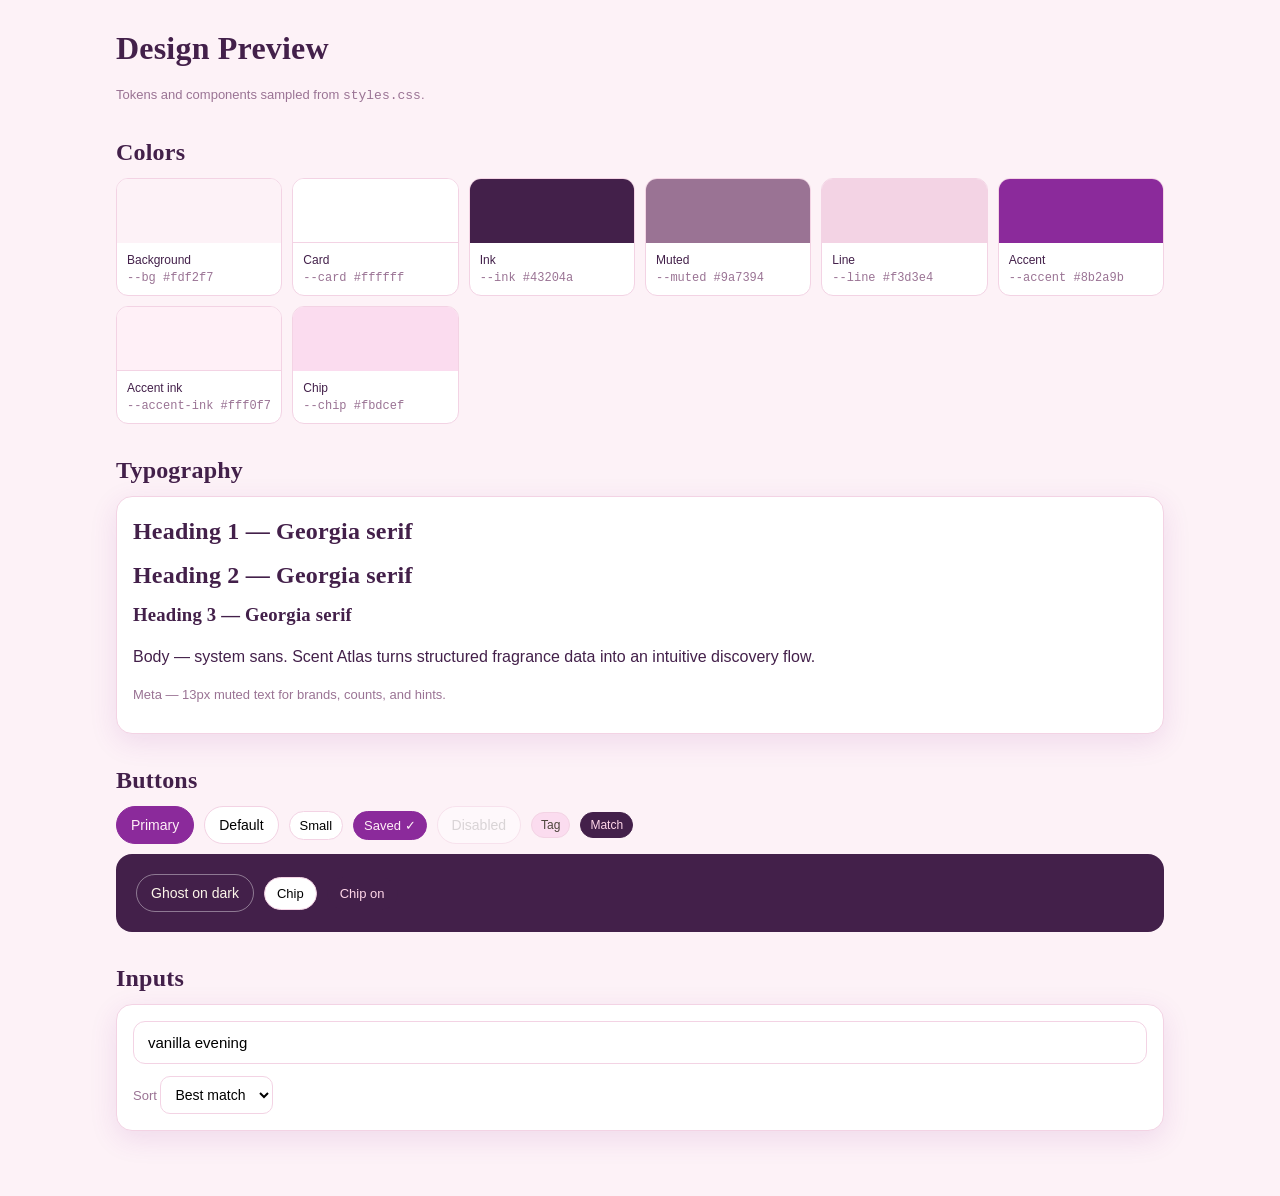
<file: design.html>
<!DOCTYPE html>
<html lang="en">
<head>
<meta charset="UTF-8" />
<meta name="viewport" content="width=device-width, initial-scale=1.0" />
<title>Scent Atlas — Design Preview</title>
<link rel="stylesheet" href="styles.css" />
<style>
  .swatches { display: grid; grid-template-columns: repeat(auto-fill, minmax(150px, 1fr)); gap: 10px; }
  .swatch { border: 1px solid var(--line); border-radius: 12px; overflow: hidden; background: #fff; }
  .swatch-color { height: 64px; }
  .swatch-body { padding: 8px 10px; font-size: 12px; }
  .swatch-body code { display: block; color: var(--muted); }
  .demo-row { display: flex; gap: 10px; flex-wrap: wrap; align-items: center; }
  .dark-box { background: #43204a; border-radius: 16px; padding: 20px; }
</style>
</head>
<body>
<main class="container" style="padding: 24px 16px 48px;">
  <h1>Design Preview</h1>
  <p class="meta">Tokens and components sampled from <code>styles.css</code>.</p>

  <section class="section">
    <h2>Colors</h2>
    <div class="swatches">
      <div class="swatch"><div class="swatch-color" style="background:#fdf2f7"></div><div class="swatch-body">Background<code>--bg #fdf2f7</code></div></div>
      <div class="swatch"><div class="swatch-color" style="background:#ffffff;border-bottom:1px solid var(--line)"></div><div class="swatch-body">Card<code>--card #ffffff</code></div></div>
      <div class="swatch"><div class="swatch-color" style="background:#43204a"></div><div class="swatch-body">Ink<code>--ink #43204a</code></div></div>
      <div class="swatch"><div class="swatch-color" style="background:#9a7394"></div><div class="swatch-body">Muted<code>--muted #9a7394</code></div></div>
      <div class="swatch"><div class="swatch-color" style="background:#f3d3e4"></div><div class="swatch-body">Line<code>--line #f3d3e4</code></div></div>
      <div class="swatch"><div class="swatch-color" style="background:#8b2a9b"></div><div class="swatch-body">Accent<code>--accent #8b2a9b</code></div></div>
      <div class="swatch"><div class="swatch-color" style="background:#fff0f7;border-bottom:1px solid var(--line)"></div><div class="swatch-body">Accent ink<code>--accent-ink #fff0f7</code></div></div>
      <div class="swatch"><div class="swatch-color" style="background:#fbdcef"></div><div class="swatch-body">Chip<code>--chip #fbdcef</code></div></div>
    </div>
  </section>

  <section class="section">
    <h2>Typography</h2>
    <div class="panel">
      <h1>Heading 1 — Georgia serif</h1>
      <h2>Heading 2 — Georgia serif</h2>
      <h3>Heading 3 — Georgia serif</h3>
      <p>Body — system sans. Scent Atlas turns structured fragrance data into an intuitive discovery flow.</p>
      <p class="meta">Meta — 13px muted text for brands, counts, and hints.</p>
    </div>
  </section>

  <section class="section">
    <h2>Buttons</h2>
    <div class="demo-row">
      <button class="btn primary">Primary</button>
      <button class="btn">Default</button>
      <button class="btn small">Small</button>
      <button class="btn small primary">Saved ✓</button>
      <button class="btn" disabled>Disabled</button>
      <span class="tag">Tag</span>
      <span class="tag match">Match</span>
    </div>
    <div class="dark-box" style="margin-top:10px;">
      <div class="demo-row">
        <button class="btn ghost">Ghost on dark</button>
        <button class="chip">Chip</button>
        <button class="chip on">Chip on</button>
      </div>
    </div>
  </section>

  <section class="section">
    <h2>Inputs</h2>
    <div class="panel">
      <input class="search-input" placeholder="Search name, brand, note, mood… e.g. vanilla evening" value="vanilla evening" />
      <div class="toolbar">
        <label class="meta">Sort
          <select>
            <option>Best match</option>
            <option>Newest</option>
            <option>Name A–Z</option>
          </select>
        </label>
      </div>
    </div>
  </section>
</main>
</body>
</html>
</file>
<file: styles.css>
:root {
  --bg: #fdf2f7;
  --card: #ffffff;
  --ink: #43204a;
  --muted: #9a7394;
  --line: #f3d3e4;
  --accent: #8b2a9b;
  --accent-ink: #fff0f7;
  --chip: #fbdcef;
  --shadow: 0 8px 28px rgba(139, 42, 155, 0.12);
  --radius: 16px;
}
* { box-sizing: border-box; }
body {
  margin: 0;
  background: var(--bg);
  color: var(--ink);
  font-family: -apple-system, BlinkMacSystemFont, "Segoe UI", Inter, Roboto, Helvetica, Arial, sans-serif;
  line-height: 1.5;
}
h1, h2, h3, .serif {
  font-family: Georgia, "Times New Roman", serif;
  letter-spacing: 0.2px;
  margin: 0 0 0.5rem;
}
a { color: inherit; }
.container { max-width: 1080px; margin: 0 auto; padding: 0 16px; }

.topbar {
  position: sticky; top: 0; z-index: 20;
  background: rgba(253, 242, 247, 0.92);
  backdrop-filter: blur(8px);
  border-bottom: 1px solid var(--line);
}
.topbar-inner {
  max-width: 1080px; margin: 0 auto; padding: 12px 16px;
  display: flex; align-items: center; justify-content: space-between; gap: 12px;
}
.brand { display: flex; align-items: center; gap: 10px; text-decoration: none; }
.brand-mark {
  width: 36px; height: 36px; border-radius: 12px;
  display: grid; place-items: center;
  background: #43204a; color: #ffd6e9; font-weight: 700;
  font-family: Georgia, serif;
}
.brand-text { font-family: Georgia, serif; font-size: 20px; }
.nav { display: flex; gap: 6px; flex-wrap: wrap; }
.nav a {
  text-decoration: none; padding: 8px 12px; border-radius: 999px;
  border: 1px solid transparent; font-size: 14px;
}
.nav a.active, .nav a:hover { background: var(--chip); border-color: var(--line); }
.pill {
  display: inline-block; min-width: 20px; text-align: center;
  background: var(--accent); color: var(--accent-ink);
  border-radius: 999px; font-size: 12px; padding: 0 6px; margin-left: 4px;
}

#view { padding: 24px 16px 48px; min-height: 70vh; }
.hero {
  background: linear-gradient(135deg, #3d123f, #8b2a9b 60%, #f06fae);
  color: #fff0f7; border-radius: 20px; padding: 32px 24px;
  box-shadow: var(--shadow);
}
.hero p { color: #f6cfe3; max-width: 640px; }
.hero-actions { display: flex; gap: 10px; flex-wrap: wrap; margin-top: 14px; }
.btn {
  appearance: none; border: 1px solid var(--line); background: var(--card);
  padding: 10px 14px; border-radius: 999px; cursor: pointer; font-size: 14px;
}
.btn.primary { background: var(--accent); border-color: var(--accent); color: var(--accent-ink); }
.btn.ghost { background: transparent; color: #fdf6ea; border-color: rgba(255,255,255,0.4); }
.btn.small { padding: 6px 10px; font-size: 13px; }
.btn:disabled { opacity: 0.5; cursor: not-allowed; }
.search-input {
  width: 100%; padding: 12px 14px; border-radius: 12px;
  border: 1px solid var(--line); font-size: 15px; background: #fff;
}
.section { margin-top: 28px; }
.section-head { display: flex; align-items: baseline; justify-content: space-between; gap: 12px; margin-bottom: 12px; }
.section-head a { font-size: 13px; color: var(--accent); }
.grid { display: grid; grid-template-columns: repeat(auto-fill, minmax(230px, 1fr)); gap: 14px; }
.card {
  background: var(--card); border: 1px solid var(--line); border-radius: var(--radius);
  overflow: hidden; box-shadow: var(--shadow); display: flex; flex-direction: column;
}
.card-body { padding: 12px 14px 14px; display: flex; flex-direction: column; gap: 8px; flex: 1; }
.card h3 { font-size: 17px; margin: 0; }
.card h3 a { text-decoration: none; }
.card h3 a:hover { text-decoration: underline; }
.meta { color: var(--muted); font-size: 13px; }
.art {
  height: 130px; display: grid; place-items: center; color: #fff;
  font-family: Georgia, serif; font-size: 34px; letter-spacing: 1px;
}
.tags { display: flex; flex-wrap: wrap; gap: 6px; }
.tag {
  font-size: 12px; background: var(--chip); border: 1px solid var(--line);
  padding: 3px 9px; border-radius: 999px; color: #4d443b;
}
.tag.match { background: #43204a; color: #ffd6e9; border-color: #43204a; }
.card-actions { display: flex; gap: 8px; margin-top: auto; flex-wrap: wrap; }
.match-reason { font-size: 12px; color: var(--accent); }

.chips { display: flex; flex-wrap: wrap; gap: 8px; }
.chip {
  border: 1px solid var(--line); background: #fff; border-radius: 999px;
  padding: 8px 12px; font-size: 13px; cursor: pointer;
}
.chip.on { background: #43204a; color: #ffd6e9; border-color: #43204a; }

.filters { display: grid; grid-template-columns: repeat(auto-fit, minmax(180px, 1fr)); gap: 12px; margin-top: 12px; }
.filter-group { background: #fff; border: 1px solid var(--line); border-radius: 12px; padding: 10px; }
.filter-group h4 { margin: 0 0 8px; font-size: 13px; text-transform: uppercase; letter-spacing: 0.06em; color: var(--muted); }
.toolbar { display: flex; gap: 10px; align-items: center; flex-wrap: wrap; margin-top: 12px; }
select, .select {
  padding: 9px 10px; border-radius: 10px; border: 1px solid var(--line); background: #fff; font-size: 14px;
}

.profile { display: grid; grid-template-columns: 300px 1fr; gap: 18px; }
.profile-art { border-radius: 18px; min-height: 320px; display: grid; place-items: center; color: #fff; font-size: 64px; font-family: Georgia, serif; }
.panel { background: var(--card); border: 1px solid var(--line); border-radius: var(--radius); padding: 16px; box-shadow: var(--shadow); }
.panel + .panel { margin-top: 14px; }
.notes-pyramid { display: grid; gap: 8px; }
.note-row { display: flex; gap: 8px; align-items: baseline; flex-wrap: wrap; }
.note-label { width: 90px; flex: none; font-size: 12px; text-transform: uppercase; letter-spacing: 0.06em; color: var(--muted); }

table.compare { width: 100%; border-collapse: collapse; background: #fff; border-radius: 12px; overflow: hidden; }
table.compare th, table.compare td { border: 1px solid var(--line); padding: 10px; text-align: left; font-size: 14px; vertical-align: top; }
table.compare th { background: #fbe3f0; }
.shared { background: #f5e3f7; }

.tiles { display: grid; grid-template-columns: repeat(auto-fill, minmax(160px, 1fr)); gap: 10px; }
.tile { background: #fff; border: 1px solid var(--line); border-radius: 14px; padding: 14px; cursor: pointer; text-align: left; }
.tile:hover { border-color: var(--accent); }
.tile strong { display: block; font-family: Georgia, serif; }
.tile span { font-size: 12px; color: var(--muted); }

.empty { background: #fff; border: 1px dashed var(--line); border-radius: 14px; padding: 24px; text-align: center; color: var(--muted); }
.footer { border-top: 1px solid var(--line); padding: 18px 0 28px; color: var(--muted); font-size: 13px; }
.footer-inner { display: flex; justify-content: space-between; gap: 12px; flex-wrap: wrap; }

@media (max-width: 760px) {
  .profile { grid-template-columns: 1fr; }
  .profile-art { min-height: 200px; }
  .topbar-inner { flex-direction: column; align-items: flex-start; }
}
</file>
